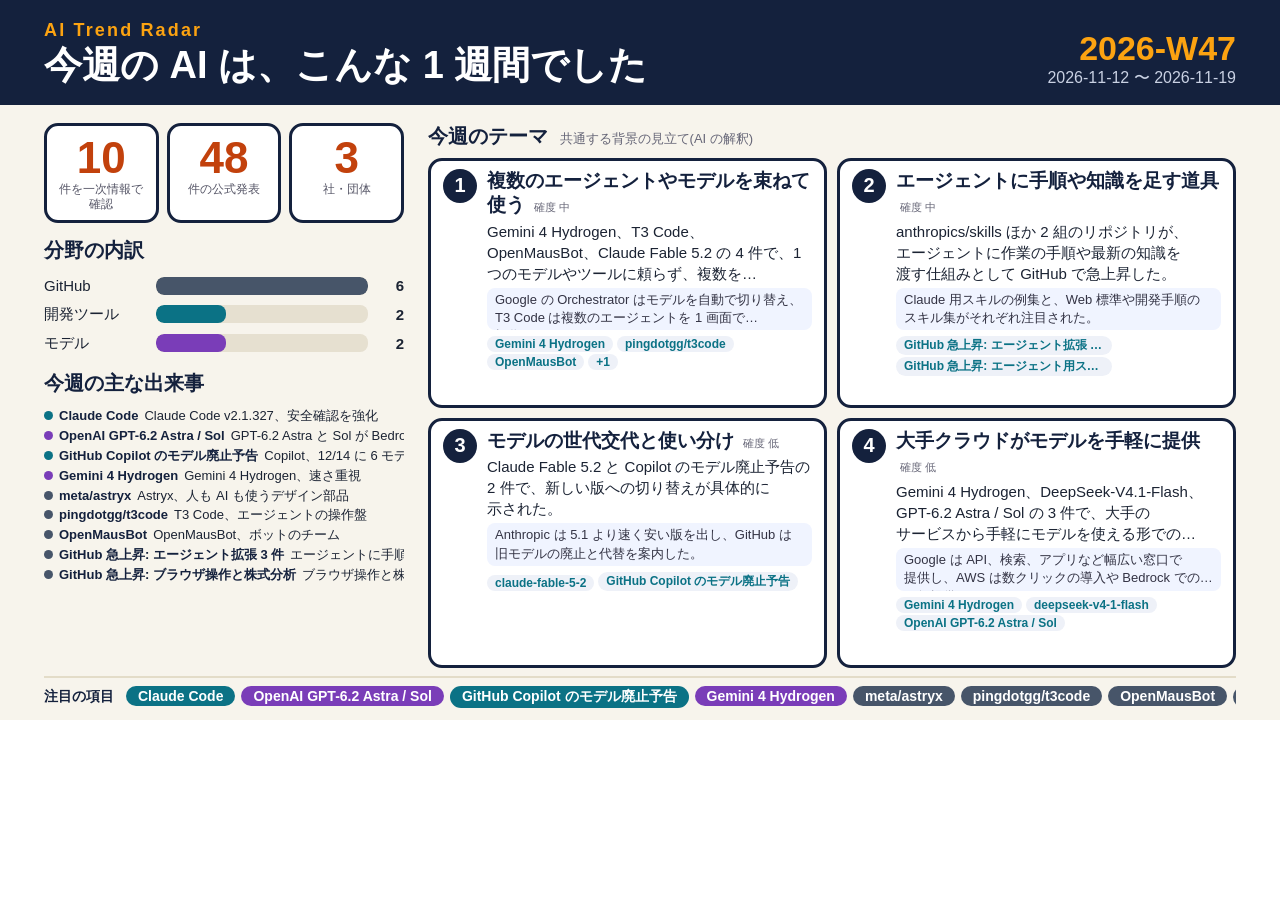
<file: site/summary.html>
<!doctype html>
<html lang="ja">
<head>
<meta charset="utf-8">
<title>week summary</title>
<link rel="stylesheet" href="summary.css">
<style>body{margin:0;background:#fff}</style>
</head>
<body>
<div id="out"></div>
<script src="data.js"></script>
<script src="summary.js"></script>
<script>
  document.getElementById("out").innerHTML = renderSummary(window.TRENDS);
  document.fonts.ready.then(() => { document.body.dataset.ready = "1"; });
</script>
</body>
</html>
</file>
<file: site/summary.css>
.sm { width:1280px; height:720px; box-sizing:border-box; overflow:hidden; background:#f7f4ec; color:#1b2333; display:flex; flex-direction:column;
  font-family:"Noto Sans CJK JP","Noto Sans JP","Yu Gothic","Meiryo",sans-serif; word-break:auto-phrase; line-break:strict; }
.sm-head { background:#14213d; color:#fff; padding:20px 44px 16px; display:flex; justify-content:space-between; align-items:flex-end; }
.sm-kick { color:#fca311; font-weight:800; letter-spacing:.12em; font-size:18px; } .sm h1 { margin:2px 0 0; font-size:38px; line-height:1.2; }
.sm-week { text-align:right; font-size:34px; font-weight:800; color:#fca311; } .sm-week small { display:block; font-size:16px; color:#c9d1e3; font-weight:400; }
.sm-body { flex:1; min-height:0; display:grid; grid-template-columns:360px 1fr; gap:24px; padding:18px 44px 8px; }
.sm-left, .sm-right { min-height:0; display:flex; flex-direction:column; }
.sm h2 { margin:0 0 8px; font-size:20px; color:#14213d; } .sm h2 small { font-size:13px; color:#667; font-weight:400; margin-left:6px; }
.sm-nums { display:grid; grid-template-columns:repeat(3,1fr); gap:8px; margin-bottom:14px; }
.sm-nums div { background:#fff; border:3px solid #14213d; border-radius:14px; padding:8px 4px; text-align:center; }
.sm-nums b { display:block; font-size:44px; color:#c2410c; line-height:1.1; } .sm-nums span { font-size:12px; color:#556; line-height:1.25; display:block; }
.sm-bar { display:grid; grid-template-columns:104px 1fr 28px; align-items:center; gap:8px; margin:5px 0; font-size:15px; }
.sm-bar .t { background:#e6e0d0; border-radius:8px; height:18px; overflow:hidden; } .sm-bar i { display:block; height:100%; border-radius:8px; } .sm-bar .v { font-weight:800; text-align:right; }
.sm-themes { flex:1; min-height:0; display:grid; grid-template-columns:1fr 1fr; grid-auto-rows:1fr; gap:10px; }
.sm-th { background:#fff; border:3px solid #14213d; border-radius:14px; padding:8px 12px; display:flex; gap:10px; overflow:hidden; min-height:0; }
.sm-th .no { flex:none; width:34px; height:34px; border-radius:50%; background:#14213d; color:#fff; font-weight:800; font-size:20px; display:flex; align-items:center; justify-content:center; }
.sm-th h3 { margin:0 0 3px; font-size:19px; line-height:1.3; color:#14213d; } .sm-th h3 em { font-style:normal; font-size:11px; color:#667; font-weight:400; margin-left:4px; }
.sm-th p { margin:0 0 4px; font-size:15px; line-height:1.4; display:-webkit-box; -webkit-line-clamp:3; -webkit-box-orient:vertical; overflow:hidden; }
.sm-th .ch span { max-width:200px; overflow:hidden; text-overflow:ellipsis; white-space:nowrap; vertical-align:bottom; display:inline-block; background:#eef1f8; color:#0b7285; font-weight:700; font-size:12px; border-radius:10px; padding:1px 8px; margin:2px 4px 0 0; }
.sm-h2b { margin-top:12px !important; }
.sm-list { list-style:none; margin:0; padding:0; font-size:13px; line-height:1.3; overflow:hidden; }
.sm-list li { display:flex; gap:6px; align-items:baseline; margin:3px 0; white-space:nowrap; overflow:hidden; text-overflow:ellipsis; }
.sm-list i { flex:none; width:9px; height:9px; border-radius:50%; } .sm-list b { flex:none; color:#14213d; }
.sm-th .bgl { background:#f0f4ff; border-radius:8px; padding:3px 8px; font-size:13px; color:#334; -webkit-line-clamp:2; }
.sm-foot { margin:0 44px; border-top:2px solid #e3dcc8; padding:8px 0 12px; font-size:14px; color:#556; white-space:nowrap; overflow:hidden; }
.sm-foot b { color:#14213d; margin-right:8px; } .sm-pill { display:inline-block; background:var(--c); color:#fff; font-weight:700; border-radius:12px; padding:2px 12px; margin-right:6px; font-size:14px; }
</file>
